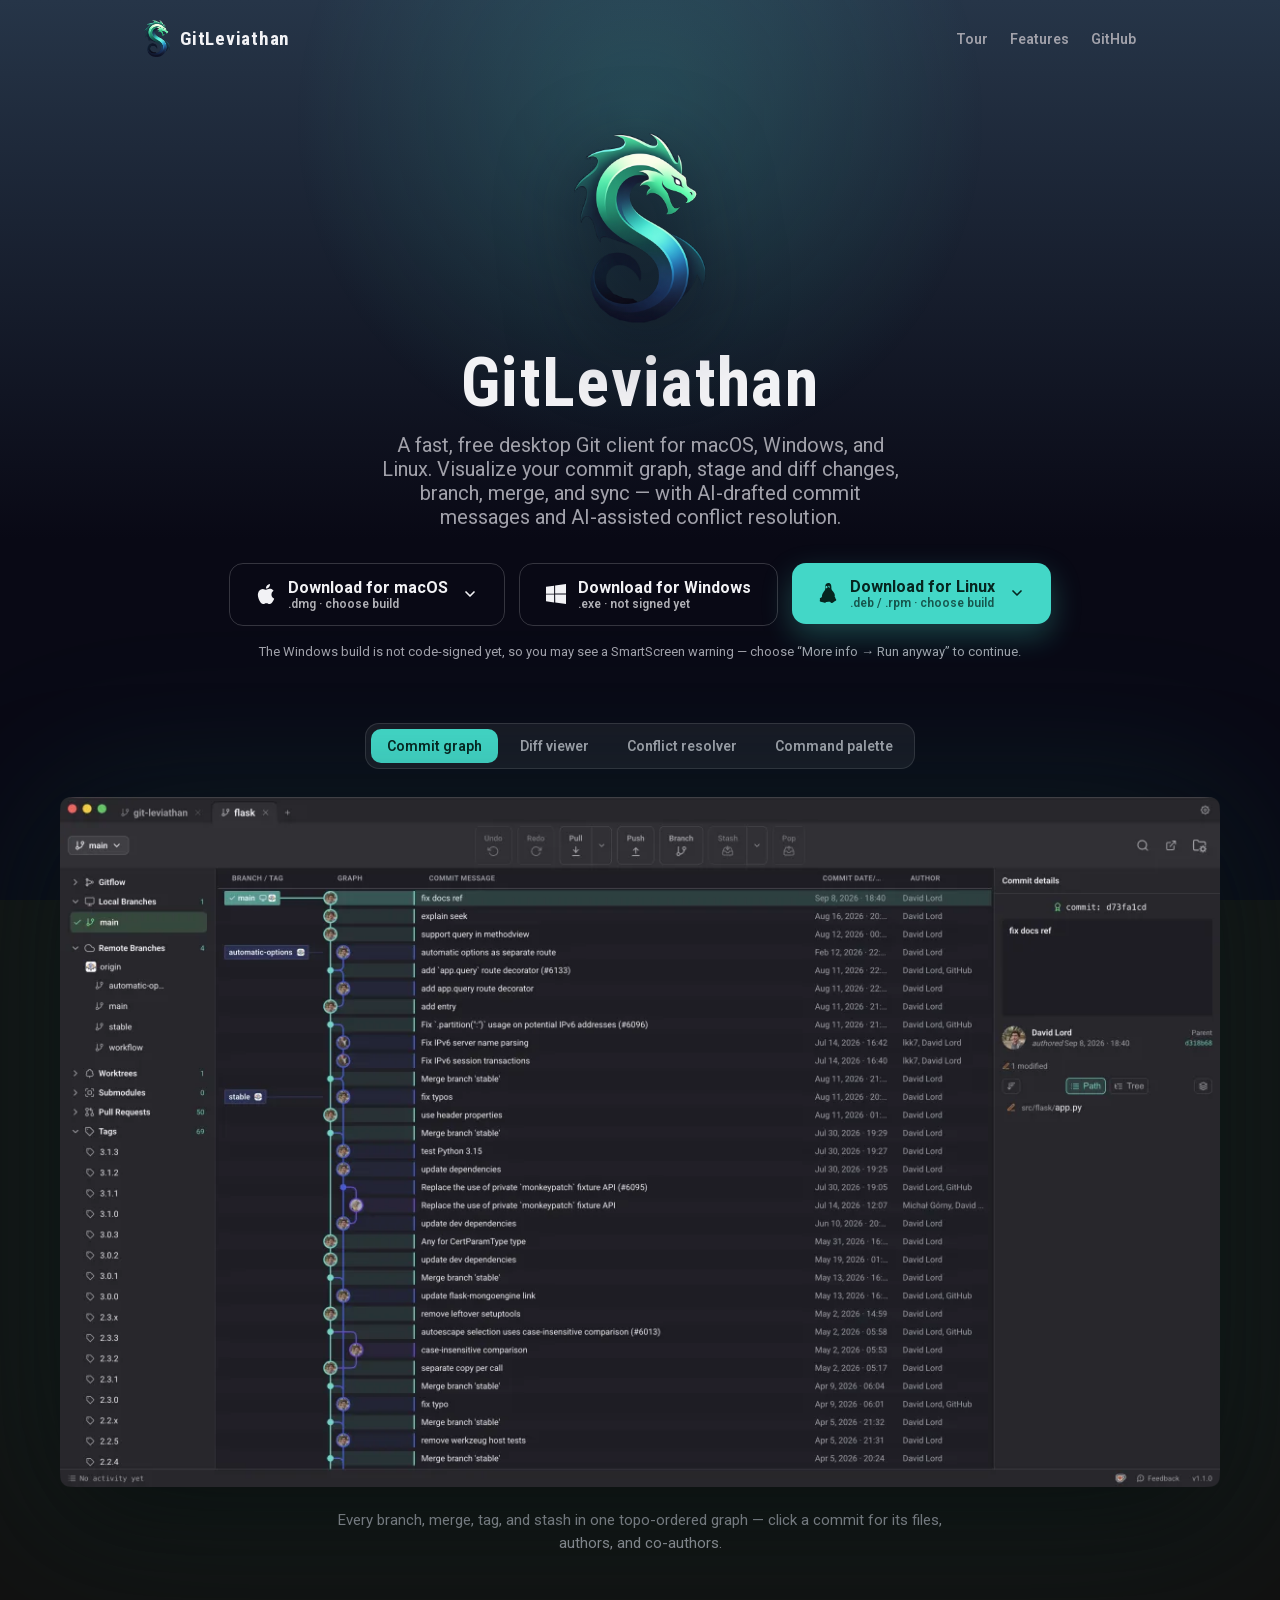
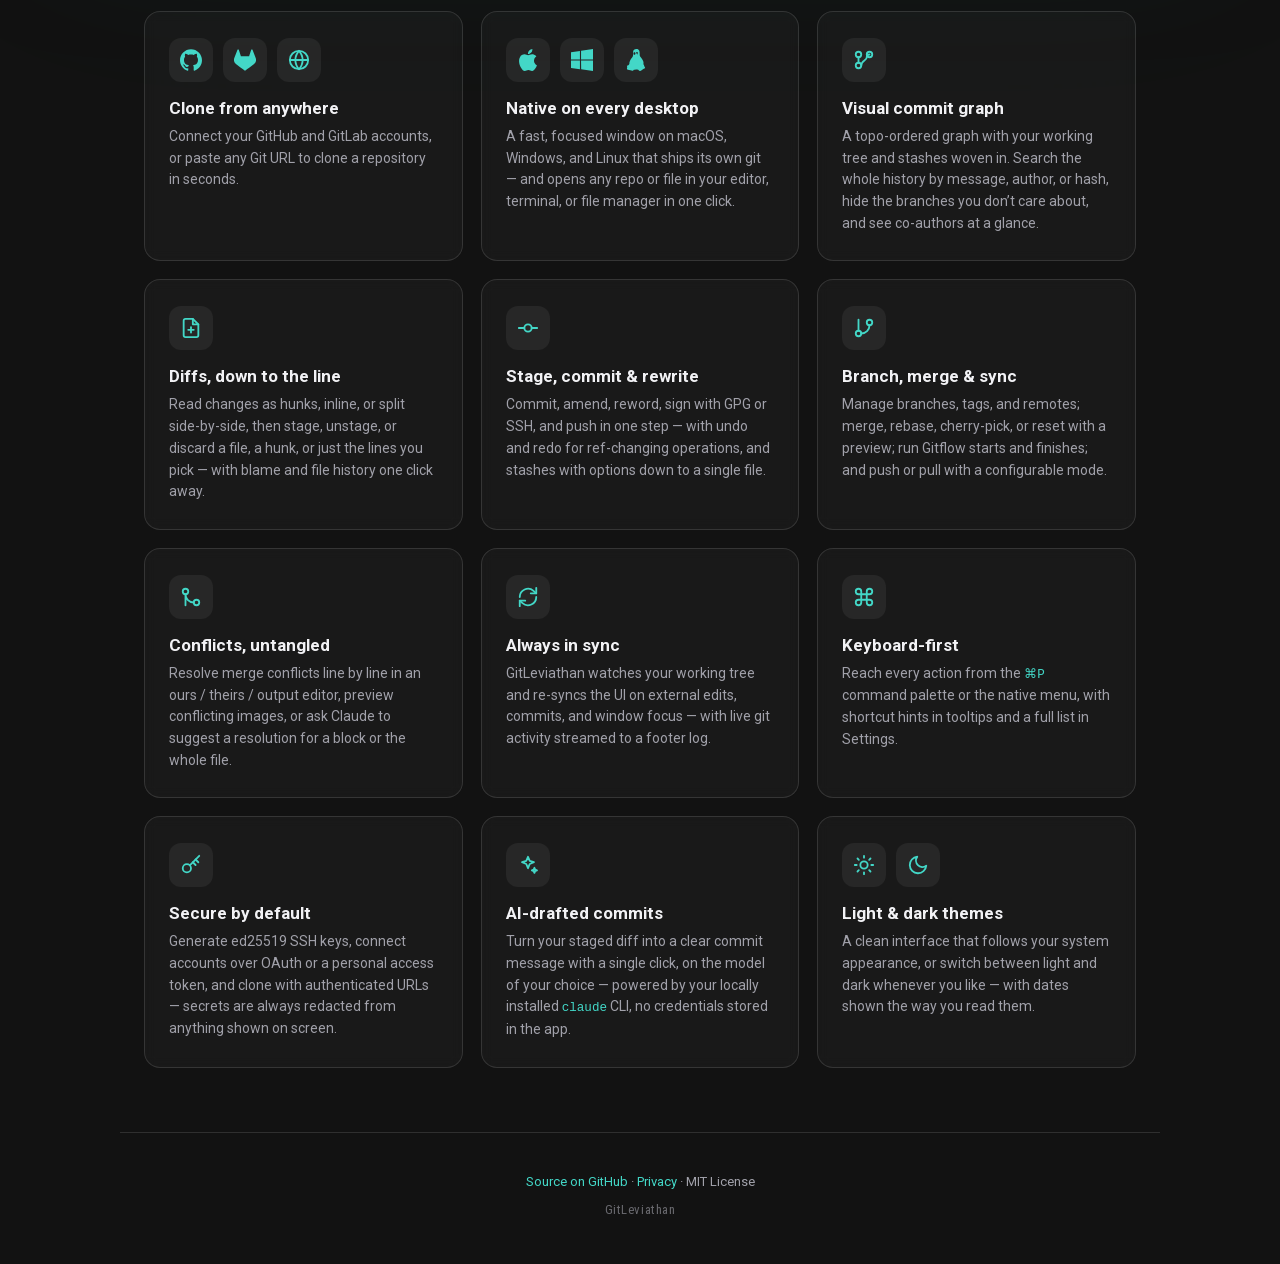
<file: index.html>
<!doctype html>
<html lang="en">
  <head>
    <!-- Google Tag Manager -->
    <script>(function(w,d,s,l,i){w[l]=w[l]||[];w[l].push({'gtm.start':
    new Date().getTime(),event:'gtm.js'});var f=d.getElementsByTagName(s)[0],
    j=d.createElement(s),dl=l!='dataLayer'?'&l='+l:'';j.async=true;j.src=
    'https://www.googletagmanager.com/gtm.js?id='+i+dl;f.parentNode.insertBefore(j,f);
    })(window,document,'script','dataLayer','GTM-PH34RXG8');</script>
    <!-- End Google Tag Manager -->
    <meta charset="utf-8" />
    <meta name="viewport" content="width=device-width, initial-scale=1" />
    <title>GitLeviathan — Desktop Git GUI for Mac, Windows &amp; Linux</title>
    <meta
      name="description"
      content="A fast, free desktop Git client for macOS, Windows, and Linux. Visualize your commit graph, stage diffs, branch, merge, and sync — with AI-drafted commits."
    />
    <link rel="canonical" href="https://gitleviathan.com/" />
    <meta name="robots" content="index, follow" />
    <meta name="theme-color" content="#263548" />
    <meta name="author" content="GitLeviathan" />
    <meta
      name="keywords"
      content="Git GUI, Git client, desktop Git, commit graph, macOS Git client, Windows Git client, Linux Git client, GitLeviathan"
    />
    <link rel="icon" type="image/x-icon" href="assets/favicon.ico" />
    <link
      rel="icon"
      type="image/png"
      sizes="32x32"
      href="assets/favicon-32x32.png"
    />
    <link
      rel="icon"
      type="image/png"
      sizes="16x16"
      href="assets/favicon-16x16.png"
    />
    <link rel="apple-touch-icon" href="assets/apple-touch-icon.png" />

    <!-- Open Graph -->
    <meta property="og:type" content="website" />
    <meta property="og:site_name" content="GitLeviathan" />
    <meta property="og:url" content="https://gitleviathan.com/" />
    <meta
      property="og:title"
      content="GitLeviathan — Desktop Git GUI for Mac, Windows &amp; Linux"
    />
    <meta
      property="og:description"
      content="A fast, free desktop Git client for macOS, Windows &amp; Linux — with a visual commit graph, diffs, and AI-drafted commits."
    />
    <meta property="og:image" content="https://gitleviathan.com/assets/og-image.png?v=2" />
    <meta property="og:image:width" content="1200" />
    <meta property="og:image:height" content="630" />
    <meta
      property="og:image:alt"
      content="GitLeviathan, a free desktop Git client for macOS, Windows, and Linux, showing its commit graph with branches, tags, and merges"
    />
    <meta property="og:locale" content="en_US" />

    <!-- Twitter Card -->
    <meta name="twitter:card" content="summary_large_image" />
    <meta
      name="twitter:title"
      content="GitLeviathan — Desktop Git GUI for Mac, Windows &amp; Linux"
    />
    <meta
      name="twitter:description"
      content="A fast, free desktop Git client for macOS, Windows &amp; Linux — with a visual commit graph, diffs, and AI-drafted commits."
    />
    <meta name="twitter:image" content="https://gitleviathan.com/assets/og-image.png?v=2" />
    <meta
      name="twitter:image:alt"
      content="GitLeviathan, a free desktop Git client for macOS, Windows, and Linux, showing its commit graph with branches, tags, and merges"
    />

    <!-- Structured data -->
    <script type="application/ld+json">
      {
        "@context": "https://schema.org",
        "@type": "SoftwareApplication",
        "name": "GitLeviathan",
        "url": "https://gitleviathan.com/",
        "description": "A fast, free desktop Git client for macOS, Windows, and Linux. Visualize your commit graph, stage diffs, branch, merge, and sync — with AI-drafted commits.",
        "applicationCategory": "DeveloperApplication",
        "operatingSystem": "macOS, Windows, Linux",
        "image": "https://gitleviathan.com/assets/app_icon.png",
        "softwareHelp": "https://github.com/johnyhalal/git-leviathan",
        "license": "https://opensource.org/licenses/MIT",
        "offers": {
          "@type": "Offer",
          "price": "0",
          "priceCurrency": "USD"
        }
      }
    </script>

    <link rel="stylesheet" href="styles.css" />
  </head>
  <body>
    <!-- Google Tag Manager (noscript) -->
    <noscript><iframe src="https://www.googletagmanager.com/ns.html?id=GTM-PH34RXG8"
    height="0" width="0" style="display:none;visibility:hidden"></iframe></noscript>
    <!-- End Google Tag Manager (noscript) -->
    <div class="glow" aria-hidden="true"></div>

    <header class="nav">
      <a class="brand" href="/">
        <img
          class="brand-mark"
          src="assets/leviathan_transparent.png"
          alt=""
          aria-hidden="true"
        />
        <span class="brand-name">GitLeviathan</span>
      </a>
      <nav class="nav-links">
        <a href="#tour">Tour</a>
        <a href="#features">Features</a>
        <a
          href="https://github.com/johnyhalal/git-leviathan"
          target="_blank"
          rel="noopener"
          >GitHub</a
        >
      </nav>
    </header>

    <main>
      <!-- Hero -->
      <section class="hero">
        <img
          class="hero-logo"
          src="assets/leviathan_transparent.png"
          alt="GitLeviathan"
        />
        <h1 class="hero-title">GitLeviathan</h1>
        <p class="hero-tagline">A fast, free desktop Git client for macOS, Windows, and Linux. Visualize your commit graph, stage and diff changes, branch, merge, and sync — with AI-drafted commit messages and AI-assisted conflict resolution.</p>

        <div class="download">
          <div class="dropdown" id="mac-dropdown">
            <button
              type="button"
              class="btn-download btn-secondary"
              data-os="mac"
              aria-haspopup="true"
              aria-expanded="false"
              aria-controls="mac-menu"
            >
              <svg
                class="btn-icon"
                viewBox="0 0 24 24"
                width="20"
                height="20"
                fill="currentColor"
                aria-hidden="true"
              >
                <path d="M12.152 6.896c-.948 0-2.415-1.078-3.96-1.04-2.04.027-3.91 1.183-4.961 3.014-2.117 3.675-.546 9.103 1.519 12.09 1.013 1.454 2.208 3.09 3.792 3.037 1.52-.065 2.09-.987 3.935-.987 1.831 0 2.35.987 3.96.948 1.637-.026 2.676-1.48 3.676-2.948 1.156-1.688 1.636-3.325 1.662-3.415-.039-.013-3.182-1.221-3.22-4.857-.026-3.04 2.48-4.494 2.597-4.559-1.429-2.09-3.623-2.324-4.39-2.376-2-.156-3.675 1.09-4.61 1.09zM15.53 3.83c.843-1.012 1.4-2.427 1.245-3.83-1.207.052-2.662.805-3.532 1.818-.78.896-1.454 2.338-1.273 3.714 1.338.104 2.715-.688 3.559-1.701"></path>
              </svg>
              <span class="btn-text">
                <span class="btn-label">Download for macOS</span>
                <span class="btn-sub">.dmg &middot; choose build</span>
              </span>
              <svg
                class="btn-caret"
                viewBox="0 0 24 24"
                width="16"
                height="16"
                fill="none"
                stroke="currentColor"
                stroke-width="2.5"
                stroke-linecap="round"
                stroke-linejoin="round"
                aria-hidden="true"
              >
                <path d="M6 9l6 6 6-6" />
              </svg>
            </button>
            <ul class="dropdown-menu" id="mac-menu" role="menu">
              <li role="none">
                <a
                  role="menuitem"
                  data-download="download_macos_arm64"
                  href="https://github.com/johnyhalal/git-leviathan/releases/latest/download/GitLeviathan-macOS-arm64.dmg"
                >
                  <span class="menu-label">Apple Silicon</span>
                  <span class="menu-sub">M1 / M2 / M3 (arm64)</span>
                </a>
              </li>
              <li role="none">
                <a
                  role="menuitem"
                  data-download="download_macos_x64"
                  href="https://github.com/johnyhalal/git-leviathan/releases/latest/download/GitLeviathan-macOS-x64.dmg"
                >
                  <span class="menu-label">Intel</span>
                  <span class="menu-sub">64-bit Intel (x64)</span>
                </a>
              </li>
            </ul>
          </div>

          <a
            class="btn-download btn-secondary"
            data-os="windows"
            data-download="download_windows"
            href="https://github.com/johnyhalal/git-leviathan/releases/latest/download/GitLeviathan-Windows-Setup.exe"
          >
            <svg
              class="btn-icon"
              viewBox="0 0 24 24"
              width="20"
              height="20"
              fill="currentColor"
              aria-hidden="true"
            >
              <path d="M0 3.449L9.75 2.1v9.451H0m10.949-9.602L24 0v11.4H10.949M0 12.6h9.75v9.451L0 20.699M10.949 12.6H24V24l-12.9-1.801"></path>
            </svg>
            <span class="btn-text">
              <span class="btn-label">Download for Windows</span>
              <span class="btn-sub">.exe &middot; not signed yet</span>
            </span>
          </a>

          <div class="dropdown" id="linux-dropdown">
            <button
              type="button"
              class="btn-download btn-secondary"
              data-os="linux"
              aria-haspopup="true"
              aria-expanded="false"
              aria-controls="linux-menu"
            >
              <svg
                class="btn-icon"
                viewBox="0 0 24 24"
                width="20"
                height="20"
                fill="currentColor"
                aria-hidden="true"
              >
                <path d="M12.504 0c-.155 0-.315.008-.48.021-4.226.333-3.105 4.807-3.17 6.298-.076 1.092-.3 1.953-1.05 3.02-.885 1.051-2.127 2.75-2.716 4.521-.278.832-.41 1.684-.287 2.489a.424.424 0 00-.11.135c-.26.268-.45.6-.663.839-.199.199-.485.267-.797.4-.313.136-.658.269-.864.68-.09.189-.136.394-.132.602 0 .199.027.4.055.536.058.399.116.728.04.97-.249.68-.28 1.145-.106 1.484.174.334.535.47.94.601.81.2 1.91.135 2.774.6.926.466 1.866.67 2.616.47.526-.116.97-.464 1.208-.946.587-.003 1.23-.269 2.26-.334.699-.058 1.574.267 2.577.2.025.134.063.198.114.333l.003.003c.391.778 1.113 1.132 1.884 1.071.771-.06 1.592-.536 2.257-1.306.631-.765 1.683-1.084 2.378-1.503.348-.199.629-.469.649-.853.023-.4-.2-.811-.714-1.376v-.097l-.003-.003c-.17-.199-.25-.535-.338-.926-.085-.401-.182-.786-.492-1.046h-.003c-.059-.054-.123-.067-.188-.135a.357.357 0 00-.19-.064c.431-1.278.264-2.55-.173-3.694-.533-1.41-1.465-2.638-2.175-3.483-.796-1.005-1.576-1.957-1.56-3.368.026-2.152.236-6.133-3.544-6.139zm.529 3.405h.013c.213 0 .396.062.584.198.19.135.33.332.438.533.105.259.158.459.166.724 0-.02.006-.04.006-.06v.105a.086.086 0 01-.004-.021l-.004-.024a1.807 1.807 0 01-.15.706.953.953 0 01-.213.335.71.71 0 00-.088-.042c-.104-.045-.198-.064-.284-.133a1.312 1.312 0 00-.22-.066c.05-.06.146-.133.183-.198.053-.128.082-.264.088-.402v-.02a1.21 1.21 0 00-.061-.4c-.045-.134-.101-.2-.183-.333-.084-.066-.167-.132-.267-.132h-.016c-.093 0-.176.03-.262.132a.8.8 0 00-.205.334 1.18 1.18 0 00-.09.4v.02c.002.089.008.179.02.267-.193-.067-.438-.135-.607-.202a1.635 1.635 0 01-.018-.267v-.02a1.772 1.772 0 01.15-.734c.104-.198.246-.398.435-.535.19-.135.393-.199.606-.199zm-2.744.135c.173 0 .34.048.492.135.155.135.276.33.377.53.098.259.146.457.155.72v.019l-.001.02c-.007.263-.055.462-.155.72-.101.2-.222.397-.377.532a.868.868 0 01-.492.135.865.865 0 01-.491-.135c-.155-.135-.277-.331-.377-.532a1.786 1.786 0 01-.155-.72v-.038c.008-.263.056-.462.155-.72.1-.2.222-.396.377-.531a.867.867 0 01.491-.135z"></path>
              </svg>
              <span class="btn-text">
                <span class="btn-label">Download for Linux</span>
                <span class="btn-sub">.deb / .rpm &middot; choose build</span>
              </span>
              <svg
                class="btn-caret"
                viewBox="0 0 24 24"
                width="16"
                height="16"
                fill="none"
                stroke="currentColor"
                stroke-width="2.5"
                stroke-linecap="round"
                stroke-linejoin="round"
                aria-hidden="true"
              >
                <path d="M6 9l6 6 6-6" />
              </svg>
            </button>
            <ul class="dropdown-menu" id="linux-menu" role="menu">
              <li class="menu-group" role="presentation">
                Debian / Ubuntu (.deb)
              </li>
              <li role="none">
                <a
                  role="menuitem"
                  data-download="download_linux_deb_x64"
                  href="https://github.com/johnyhalal/git-leviathan/releases/latest/download/GitLeviathan-Linux-x64.deb"
                >
                  <span class="menu-label">x64</span>
                  <span class="menu-sub">64-bit Intel / AMD</span>
                </a>
              </li>
              <li role="none">
                <a
                  role="menuitem"
                  data-download="download_linux_deb_arm64"
                  href="https://github.com/johnyhalal/git-leviathan/releases/latest/download/GitLeviathan-Linux-arm64.deb"
                >
                  <span class="menu-label">arm64</span>
                  <span class="menu-sub">64-bit ARM (aarch64)</span>
                </a>
              </li>
              <li class="menu-group" role="presentation">
                Fedora / RHEL (.rpm)
              </li>
              <li role="none">
                <a
                  role="menuitem"
                  data-download="download_linux_rpm_x64"
                  href="https://github.com/johnyhalal/git-leviathan/releases/latest/download/GitLeviathan-Linux-x64.rpm"
                >
                  <span class="menu-label">x64</span>
                  <span class="menu-sub">64-bit Intel / AMD</span>
                </a>
              </li>
              <li role="none">
                <a
                  role="menuitem"
                  data-download="download_linux_rpm_arm64"
                  href="https://github.com/johnyhalal/git-leviathan/releases/latest/download/GitLeviathan-Linux-arm64.rpm"
                >
                  <span class="menu-label">arm64</span>
                  <span class="menu-sub">64-bit ARM (aarch64)</span>
                </a>
              </li>
            </ul>
          </div>
        </div>

        <p class="hero-note">
          The Windows build is not code-signed yet, so you may see a SmartScreen warning &mdash; choose &ldquo;More info &rarr; Run anyway&rdquo; to continue.
        </p>
      </section>

      <!-- Screenshots -->
      <section class="showcase" id="tour" aria-labelledby="tour-title">
        <h2 class="visually-hidden" id="tour-title">A look inside</h2>
        <div class="showcase-tabs" role="tablist" aria-label="Screenshots">
          <button type="button" role="tab" id="tab-graph" aria-controls="shot-graph" aria-selected="true">Commit graph</button>
          <button type="button" role="tab" id="tab-diff" aria-controls="shot-diff" aria-selected="false" tabindex="-1">Diff viewer</button>
          <button type="button" role="tab" id="tab-conflicts" aria-controls="shot-conflicts" aria-selected="false" tabindex="-1">Conflict resolver</button>
          <button type="button" role="tab" id="tab-palette" aria-controls="shot-palette" aria-selected="false" tabindex="-1">Command palette</button>
        </div>

        <div class="showcase-stage">
          <figure class="shot is-active" role="tabpanel" id="shot-graph" aria-labelledby="tab-graph">
            <img
              src="assets/screens/main-view-1200.webp"
              srcset="assets/screens/main-view-1200.webp 1200w, assets/screens/main-view-2400.webp 2400w"
              sizes="(max-width: 1208px) calc(100vw - 48px), 1160px"
              width="1200"
              height="713"
              fetchpriority="high"
              alt="GitLeviathan showing the Flask repository: a sidebar of branches and tags, a colour-laned commit graph with merges from the stable branch, and the commit details panel."
            />
            <figcaption>Every branch, merge, tag, and stash in one topo-ordered graph — click a commit for its files, authors, and co-authors.</figcaption>
          </figure>

          <figure class="shot" role="tabpanel" id="shot-diff" aria-labelledby="tab-diff" aria-hidden="true">
            <img
              src="assets/screens/diff-view-1200.webp"
              srcset="assets/screens/diff-view-1200.webp 1200w, assets/screens/diff-view-2400.webp 2400w"
              sizes="(max-width: 1208px) calc(100vw - 48px), 1160px"
              width="1200"
              height="713"
              loading="lazy"
              alt="A split side-by-side diff of a README with added and removed lines, next to the staged and unstaged file lists and a commit message drafted by Claude."
            />
            <figcaption>Split, inline, or hunk diffs with line-level staging — and a commit message drafted from your staged changes.</figcaption>
          </figure>

          <figure class="shot" role="tabpanel" id="shot-conflicts" aria-labelledby="tab-conflicts" aria-hidden="true">
            <img
              src="assets/screens/conflict-solver-1200.webp"
              srcset="assets/screens/conflict-solver-1200.webp 1200w, assets/screens/conflict-solver-2400.webp 2400w"
              sizes="(max-width: 1208px) calc(100vw - 48px), 1160px"
              width="1200"
              height="713"
              loading="lazy"
              alt="The conflict resolver: a list of conflicted files, Ours and Theirs panes with selectable lines, an output pane, and Auto Resolve buttons."
            />
            <figcaption>Pick lines from ours and theirs, type the result yourself, or let Claude auto-resolve a block or the whole file.</figcaption>
          </figure>

          <figure class="shot" role="tabpanel" id="shot-palette" aria-labelledby="tab-palette" aria-hidden="true">
            <img
              src="assets/screens/command-palette-1200.webp"
              srcset="assets/screens/command-palette-1200.webp 1200w, assets/screens/command-palette-2400.webp 2400w"
              sizes="(max-width: 1208px) calc(100vw - 48px), 1160px"
              width="1200"
              height="713"
              loading="lazy"
              alt="The command palette open over the commit graph, listing commands such as Pull, Push, Find Commit, New Branch, and Open in Editor with their keyboard shortcuts."
            />
            <figcaption>Press <code>⌘P</code> and type — every action, with its shortcut, one keystroke away.</figcaption>
          </figure>
        </div>
      </section>

      <!-- Features -->
      <section class="features" id="features">
        <h2 class="visually-hidden">Features</h2>
        <article class="feature">
          <div class="feature-icons">
            <div class="feature-icon">
              <svg viewBox="0 0 24 24" fill="currentColor" aria-hidden="true">
                <path
                  d="M12 .297c-6.63 0-12 5.373-12 12 0 5.303 3.438 9.8 8.205 11.385.6.113.82-.258.82-.577 0-.285-.01-1.04-.015-2.04-3.338.724-4.042-1.61-4.042-1.61C4.422 18.07 3.633 17.7 3.633 17.7c-1.087-.744.084-.729.084-.729 1.205.084 1.838 1.236 1.838 1.236 1.07 1.835 2.809 1.305 3.495.998.108-.776.417-1.305.76-1.605-2.665-.3-5.466-1.332-5.466-5.93 0-1.31.465-2.38 1.235-3.22-.135-.303-.54-1.523.105-3.176 0 0 1.005-.322 3.3 1.23.96-.267 1.98-.399 3-.405 1.02.006 2.04.138 3 .405 2.28-1.552 3.285-1.23 3.285-1.23.645 1.653.24 2.873.12 3.176.765.84 1.23 1.91 1.23 3.22 0 4.61-2.805 5.625-5.475 5.92.42.36.81 1.096.81 2.22 0 1.606-.015 2.896-.015 3.286 0 .315.21.69.825.57C20.565 22.092 24 17.592 24 12.297c0-6.627-5.373-12-12-12"
                />
              </svg>
            </div>
            <div class="feature-icon">
              <svg viewBox="0 0 24 24" fill="currentColor" aria-hidden="true">
                <path
                  d="M23.6004 9.5927l-.0337-.0862L20.3.9814a.851.851 0 00-.3362-.405.8748.8748 0 00-.9997.0539.8748.8748 0 00-.29.4399l-2.2055 6.748H7.5375l-2.2057-6.748a.8573.8573 0 00-.29-.4412.8748.8748 0 00-.9997-.0537.8585.8585 0 00-.3362.405L.4332 9.5015l-.0325.0862a6.0657 6.0657 0 002.0119 7.0105l.0113.0087.03.0213 4.976 3.7264 2.462 1.8633 1.4995 1.1321a1.0085 1.0085 0 001.2197 0l1.4995-1.1321 2.462-1.8633 5.006-3.7489.0125-.01a6.0682 6.0682 0 002.0094-7.003z"
                />
              </svg>
            </div>
            <div class="feature-icon">
              <svg
                viewBox="0 0 24 24"
                fill="none"
                stroke="currentColor"
                stroke-width="2"
                stroke-linecap="round"
                stroke-linejoin="round"
                aria-hidden="true"
              >
                <circle cx="12" cy="12" r="10" />
                <path d="M2 12h20" />
                <path d="M12 2a15.3 15.3 0 0 1 4 10 15.3 15.3 0 0 1-4 10 15.3 15.3 0 0 1-4-10 15.3 15.3 0 0 1 4-10z" />
              </svg>
            </div>
          </div>
          <h3>Clone from anywhere</h3>
          <p>
            Connect your GitHub and GitLab accounts, or paste any Git URL to
            clone a repository in seconds.
          </p>
        </article>

        <article class="feature">
          <div class="feature-icons">
            <div class="feature-icon">
              <svg viewBox="0 0 24 24" fill="currentColor" aria-hidden="true">
                <path d="M12.152 6.896c-.948 0-2.415-1.078-3.96-1.04-2.04.027-3.91 1.183-4.961 3.014-2.117 3.675-.546 9.103 1.519 12.09 1.013 1.454 2.208 3.09 3.792 3.037 1.52-.065 2.09-.987 3.935-.987 1.831 0 2.35.987 3.96.948 1.637-.026 2.676-1.48 3.676-2.948 1.156-1.688 1.636-3.325 1.662-3.415-.039-.013-3.182-1.221-3.22-4.857-.026-3.04 2.48-4.494 2.597-4.559-1.429-2.09-3.623-2.324-4.39-2.376-2-.156-3.675 1.09-4.61 1.09zM15.53 3.83c.843-1.012 1.4-2.427 1.245-3.83-1.207.052-2.662.805-3.532 1.818-.78.896-1.454 2.338-1.273 3.714 1.338.104 2.715-.688 3.559-1.701" />
              </svg>
            </div>
            <div class="feature-icon">
              <svg viewBox="0 0 24 24" fill="currentColor" aria-hidden="true">
                <path d="M0 3.449L9.75 2.1v9.451H0m10.949-9.602L24 0v11.4H10.949M0 12.6h9.75v9.451L0 20.699M10.949 12.6H24V24l-12.9-1.801" />
              </svg>
            </div>
            <div class="feature-icon">
              <svg viewBox="0 0 24 24" fill="currentColor" aria-hidden="true">
                <path d="M12.504 0c-.155 0-.315.008-.48.021-4.226.333-3.105 4.807-3.17 6.298-.076 1.092-.3 1.953-1.05 3.02-.885 1.051-2.127 2.75-2.716 4.521-.278.832-.41 1.684-.287 2.489a.424.424 0 00-.11.135c-.26.268-.45.6-.663.839-.199.199-.485.267-.797.4-.313.136-.658.269-.864.68-.09.189-.136.394-.132.602 0 .199.027.4.055.536.058.399.116.728.04.97-.249.68-.28 1.145-.106 1.484.174.334.535.47.94.601.81.2 1.91.135 2.774.6.926.466 1.866.67 2.616.47.526-.116.97-.464 1.208-.946.587-.003 1.23-.269 2.26-.334.699-.058 1.574.267 2.577.2.025.134.063.198.114.333l.003.003c.391.778 1.113 1.132 1.884 1.071.771-.06 1.592-.536 2.257-1.306.631-.765 1.683-1.084 2.378-1.503.348-.199.629-.469.649-.853.023-.4-.2-.811-.714-1.376v-.097l-.003-.003c-.17-.199-.25-.535-.338-.926-.085-.401-.182-.786-.492-1.046h-.003c-.059-.054-.123-.067-.188-.135a.357.357 0 00-.19-.064c.431-1.278.264-2.55-.173-3.694-.533-1.41-1.465-2.638-2.175-3.483-.796-1.005-1.576-1.957-1.56-3.368.026-2.152.236-6.133-3.544-6.139zm.529 3.405h.013c.213 0 .396.062.584.198.19.135.33.332.438.533.105.259.158.459.166.724 0-.02.006-.04.006-.06v.105a.086.086 0 01-.004-.021l-.004-.024a1.807 1.807 0 01-.15.706.953.953 0 01-.213.335.71.71 0 00-.088-.042c-.104-.045-.198-.064-.284-.133a1.312 1.312 0 00-.22-.066c.05-.06.146-.133.183-.198.053-.128.082-.264.088-.402v-.02a1.21 1.21 0 00-.061-.4c-.045-.134-.101-.2-.183-.333-.084-.066-.167-.132-.267-.132h-.016c-.093 0-.176.03-.262.132a.8.8 0 00-.205.334 1.18 1.18 0 00-.09.4v.02c.002.089.008.179.02.267-.193-.067-.438-.135-.607-.202a1.635 1.635 0 01-.018-.267v-.02a1.772 1.772 0 01.15-.734c.104-.198.246-.398.435-.535.19-.135.393-.199.606-.199zm-2.744.135c.173 0 .34.048.492.135.155.135.276.33.377.53.098.259.146.457.155.72v.019l-.001.02c-.007.263-.055.462-.155.72-.101.2-.222.397-.377.532a.868.868 0 01-.492.135.865.865 0 01-.491-.135c-.155-.135-.277-.331-.377-.532a1.786 1.786 0 01-.155-.72v-.038c.008-.263.056-.462.155-.72.1-.2.222-.396.377-.531a.867.867 0 01.491-.135z" />
              </svg>
            </div>
          </div>
          <h3>Native on every desktop</h3>
          <p>
            A fast, focused window on macOS, Windows, and Linux that ships its
            own git — and opens any repo or file in your editor, terminal, or
            file manager in one click.
          </p>
        </article>

        <article class="feature">
          <div class="feature-icons">
            <div class="feature-icon">
              <svg
                viewBox="0 0 24 24"
                fill="none"
                stroke="currentColor"
                stroke-width="2"
                stroke-linecap="round"
                stroke-linejoin="round"
                aria-hidden="true"
              >
                <circle cx="6" cy="6" r="3" />
                <circle cx="6" cy="18" r="3" />
                <path d="M6 9v6" />
                <path d="M18 6a3 3 0 0 0-3 3c0 4-6 3-6 9" />
                <circle cx="18" cy="6" r="3" />
              </svg>
            </div>
          </div>
          <h3>Visual commit graph</h3>
          <p>
            A topo-ordered graph with your working tree and stashes woven in.
            Search the whole history by message, author, or hash, hide the
            branches you don&rsquo;t care about, and see co-authors at a glance.
          </p>
        </article>

        <article class="feature">
          <div class="feature-icons">
            <div class="feature-icon">
              <svg
                viewBox="0 0 24 24"
                fill="none"
                stroke="currentColor"
                stroke-width="2"
                stroke-linecap="round"
                stroke-linejoin="round"
                aria-hidden="true"
              >
                <path d="M14 2H6a2 2 0 0 0-2 2v16a2 2 0 0 0 2 2h12a2 2 0 0 0 2-2V8z" />
                <path d="M14 2v6h6" />
                <path d="M12 11v6" />
                <path d="M9 14h6" />
              </svg>
            </div>
          </div>
          <h3>Diffs, down to the line</h3>
          <p>
            Read changes as hunks, inline, or split side-by-side, then stage,
            unstage, or discard a file, a hunk, or just the lines you pick —
            with blame and file history one click away.
          </p>
        </article>

        <article class="feature">
          <div class="feature-icons">
            <div class="feature-icon">
              <svg
                viewBox="0 0 24 24"
                fill="none"
                stroke="currentColor"
                stroke-width="2"
                stroke-linecap="round"
                stroke-linejoin="round"
                aria-hidden="true"
              >
                <circle cx="12" cy="12" r="4" />
                <path d="M2 12h6" />
                <path d="M16 12h6" />
              </svg>
            </div>
          </div>
          <h3>Stage, commit &amp; rewrite</h3>
          <p>
            Commit, amend, reword, sign with GPG or SSH, and push in one step —
            with undo and redo for ref-changing operations, and stashes with
            options down to a single file.
          </p>
        </article>

        <article class="feature">
          <div class="feature-icons">
            <div class="feature-icon">
              <svg
                viewBox="0 0 24 24"
                fill="none"
                stroke="currentColor"
                stroke-width="2"
                stroke-linecap="round"
                stroke-linejoin="round"
                aria-hidden="true"
              >
                <line x1="6" y1="3" x2="6" y2="15" />
                <circle cx="18" cy="6" r="3" />
                <circle cx="6" cy="18" r="3" />
                <path d="M18 9a9 9 0 0 1-9 9" />
              </svg>
            </div>
          </div>
          <h3>Branch, merge &amp; sync</h3>
          <p>
            Manage branches, tags, and remotes; merge, rebase, cherry-pick, or
            reset with a preview; run Gitflow starts and finishes; and push or
            pull with a configurable mode.
          </p>
        </article>

        <article class="feature">
          <div class="feature-icons">
            <div class="feature-icon">
              <svg
                viewBox="0 0 24 24"
                fill="none"
                stroke="currentColor"
                stroke-width="2"
                stroke-linecap="round"
                stroke-linejoin="round"
                aria-hidden="true"
              >
                <circle cx="18" cy="18" r="3" />
                <circle cx="6" cy="6" r="3" />
                <path d="M6 21V9a9 9 0 0 0 9 9" />
              </svg>
            </div>
          </div>
          <h3>Conflicts, untangled</h3>
          <p>
            Resolve merge conflicts line by line in an ours / theirs / output
            editor, preview conflicting images, or ask Claude to suggest a
            resolution for a block or the whole file.
          </p>
        </article>

        <article class="feature">
          <div class="feature-icons">
            <div class="feature-icon">
              <svg
                viewBox="0 0 24 24"
                fill="none"
                stroke="currentColor"
                stroke-width="2"
                stroke-linecap="round"
                stroke-linejoin="round"
                aria-hidden="true"
              >
                <path d="M21 2v6h-6" />
                <path d="M3 12a9 9 0 0 1 15-6.7L21 8" />
                <path d="M3 22v-6h6" />
                <path d="M21 12a9 9 0 0 1-15 6.7L3 16" />
              </svg>
            </div>
          </div>
          <h3>Always in sync</h3>
          <p>
            GitLeviathan watches your working tree and re-syncs the UI on
            external edits, commits, and window focus — with live git activity
            streamed to a footer log.
          </p>
        </article>

        <article class="feature">
          <div class="feature-icons">
            <div class="feature-icon">
              <svg
                viewBox="0 0 24 24"
                fill="none"
                stroke="currentColor"
                stroke-width="2"
                stroke-linecap="round"
                stroke-linejoin="round"
                aria-hidden="true"
              >
                <path d="M18 3a3 3 0 0 0-3 3v12a3 3 0 1 0 3-3H6a3 3 0 1 0 3 3V6a3 3 0 1 0-3 3h12a3 3 0 0 0 0-6z" />
              </svg>
            </div>
          </div>
          <h3>Keyboard-first</h3>
          <p>
            Reach every action from the <code>⌘P</code> command palette or the
            native menu, with shortcut hints in tooltips and a full list in
            Settings.
          </p>
        </article>

        <article class="feature">
          <div class="feature-icons">
            <div class="feature-icon">
              <svg
                viewBox="0 0 24 24"
                fill="none"
                stroke="currentColor"
                stroke-width="2"
                stroke-linecap="round"
                stroke-linejoin="round"
                aria-hidden="true"
              >
                <circle cx="7.5" cy="15.5" r="4.5" />
                <path d="M10.7 12.3 21 2" />
                <path d="M17 6l3 3" />
                <path d="M14 9l3 3" />
              </svg>
            </div>
          </div>
          <h3>Secure by default</h3>
          <p>
            Generate ed25519 SSH keys, connect accounts over OAuth or a
            personal access token, and clone with authenticated URLs — secrets
            are always redacted from anything shown on screen.
          </p>
        </article>

        <article class="feature">
          <div class="feature-icons">
            <div class="feature-icon">
              <svg
                viewBox="0 0 24 24"
                fill="none"
                stroke="currentColor"
                stroke-width="2"
                stroke-linecap="round"
                stroke-linejoin="round"
                aria-hidden="true"
              >
                <path d="M12 3l1.9 4.6L18.5 9l-4.6 1.9L12 15.5 10.1 10.9 5.5 9l4.6-1.4z" />
                <path d="M19 15l.8 2 2 .8-2 .8-.8 2-.8-2-2-.8 2-.8z" />
              </svg>
            </div>
          </div>
          <h3>AI-drafted commits</h3>
          <p>
            Turn your staged diff into a clear commit message with a single
            click, on the model of your choice — powered by your locally
            installed <code>claude</code> CLI, no credentials stored in the app.
          </p>
        </article>

        <article class="feature">
          <div class="feature-icons">
            <div class="feature-icon">
              <svg
                viewBox="0 0 24 24"
                fill="none"
                stroke="currentColor"
                stroke-width="2"
                stroke-linecap="round"
                stroke-linejoin="round"
                aria-hidden="true"
              >
                <circle cx="12" cy="12" r="4" />
                <path
                  d="M12 2v2M12 20v2M4.93 4.93l1.41 1.41M17.66 17.66l1.41 1.41M2 12h2M20 12h2M6.34 17.66l-1.41 1.41M19.07 4.93l-1.41 1.41"
                />
              </svg>
            </div>
            <div class="feature-icon">
              <svg
                viewBox="0 0 24 24"
                fill="none"
                stroke="currentColor"
                stroke-width="2"
                stroke-linecap="round"
                stroke-linejoin="round"
                aria-hidden="true"
              >
                <path d="M21 12.79A9 9 0 1 1 11.21 3 7 7 0 0 0 21 12.79z" />
              </svg>
            </div>
          </div>
          <h3>Light &amp; dark themes</h3>
          <p>
            A clean interface that follows your system appearance, or switch
            between light and dark whenever you like — with dates shown the
            way you read them.
          </p>
        </article>
      </section>
    </main>

    <footer class="footer">
      <p>
        <a
          href="https://github.com/johnyhalal/git-leviathan"
          target="_blank"
          rel="noopener"
          >Source on GitHub</a
        >
        &middot; <a href="privacy.html">Privacy</a> &middot; MIT License
      </p>
      <p class="footer-muted">GitLeviathan</p>
    </footer>

    <script>
      (function () {
        var dropdowns = Array.prototype.slice.call(
          document.querySelectorAll(".dropdown"),
        );
        if (!dropdowns.length) return;

        function closeAll(except) {
          dropdowns.forEach(function (dropdown) {
            if (dropdown === except) return;
            dropdown.classList.remove("open");
            var button = dropdown.querySelector("button");
            if (button) button.setAttribute("aria-expanded", "false");
          });
        }

        dropdowns.forEach(function (dropdown) {
          var button = dropdown.querySelector("button");
          if (!button) return;

          button.addEventListener("click", function (e) {
            e.stopPropagation();
            var isOpen = dropdown.classList.toggle("open");
            button.setAttribute("aria-expanded", isOpen ? "true" : "false");
            if (isOpen) closeAll(dropdown);
          });

          // Close after picking an architecture.
          dropdown
            .querySelectorAll(".dropdown-menu a")
            .forEach(function (link) {
              link.addEventListener("click", function () {
                dropdown.classList.remove("open");
                button.setAttribute("aria-expanded", "false");
              });
            });
        });

        document.addEventListener("click", function (e) {
          var inside = dropdowns.some(function (dropdown) {
            return dropdown.contains(e.target);
          });
          if (!inside) closeAll();
        });

        document.addEventListener("keydown", function (e) {
          if (e.key === "Escape") closeAll();
        });
      })();

      // Screenshot tabs: click or arrow keys switch the visible shot.
      (function () {
        var tabs = Array.prototype.slice.call(
          document.querySelectorAll('.showcase-tabs [role="tab"]'),
        );
        if (!tabs.length) return;

        function select(tab, focus) {
          tabs.forEach(function (t) {
            var on = t === tab;
            t.setAttribute("aria-selected", on ? "true" : "false");
            t.tabIndex = on ? 0 : -1;
            var panel = document.getElementById(t.getAttribute("aria-controls"));
            panel.classList.toggle("is-active", on);
            if (on) panel.removeAttribute("aria-hidden");
            else panel.setAttribute("aria-hidden", "true");
          });
          if (focus) tab.focus();
        }

        tabs.forEach(function (tab, i) {
          tab.addEventListener("click", function () {
            select(tab, false);
          });
          tab.addEventListener("keydown", function (e) {
            var next = null;
            if (e.key === "ArrowRight") next = tabs[(i + 1) % tabs.length];
            else if (e.key === "ArrowLeft") next = tabs[(i - 1 + tabs.length) % tabs.length];
            else if (e.key === "Home") next = tabs[0];
            else if (e.key === "End") next = tabs[tabs.length - 1];
            if (!next) return;
            e.preventDefault();
            select(next, true);
          });
        });
      })();

      // Highlight the download button matching the visitor's OS.
      (function () {
        const ua =
          (navigator.userAgentData && navigator.userAgentData.platform) ||
          navigator.userAgent ||
          navigator.platform ||
          "";

        let os = null;
        if (/Win/i.test(ua)) {
          os = "windows";
        } else if (/Mac|iPhone|iPad|iPod/i.test(ua)) {
          os = "mac";
        } else if (/Linux|X11/i.test(ua) && !/Android/i.test(ua)) {
          os = "linux";
        }

        if (!os) return;
        const match = document.querySelector(
          '.btn-download[data-os="' + os + '"]',
        );
        if (match) match.classList.remove("btn-secondary");
      })();

      // Push a distinct GTM event for each download type on click.
      (function () {
        window.dataLayer = window.dataLayer || [];
        var links = Array.prototype.slice.call(
          document.querySelectorAll("[data-download]"),
        );
        links.forEach(function (link) {
          link.addEventListener("click", function () {
            var event = link.getAttribute("data-download");
            window.dataLayer.push({
              event: event,
              download_file: (link.getAttribute("href") || "")
                .split("/")
                .pop(),
            });
          });
        });
      })();
    </script>
  </body>
</html>
</file>
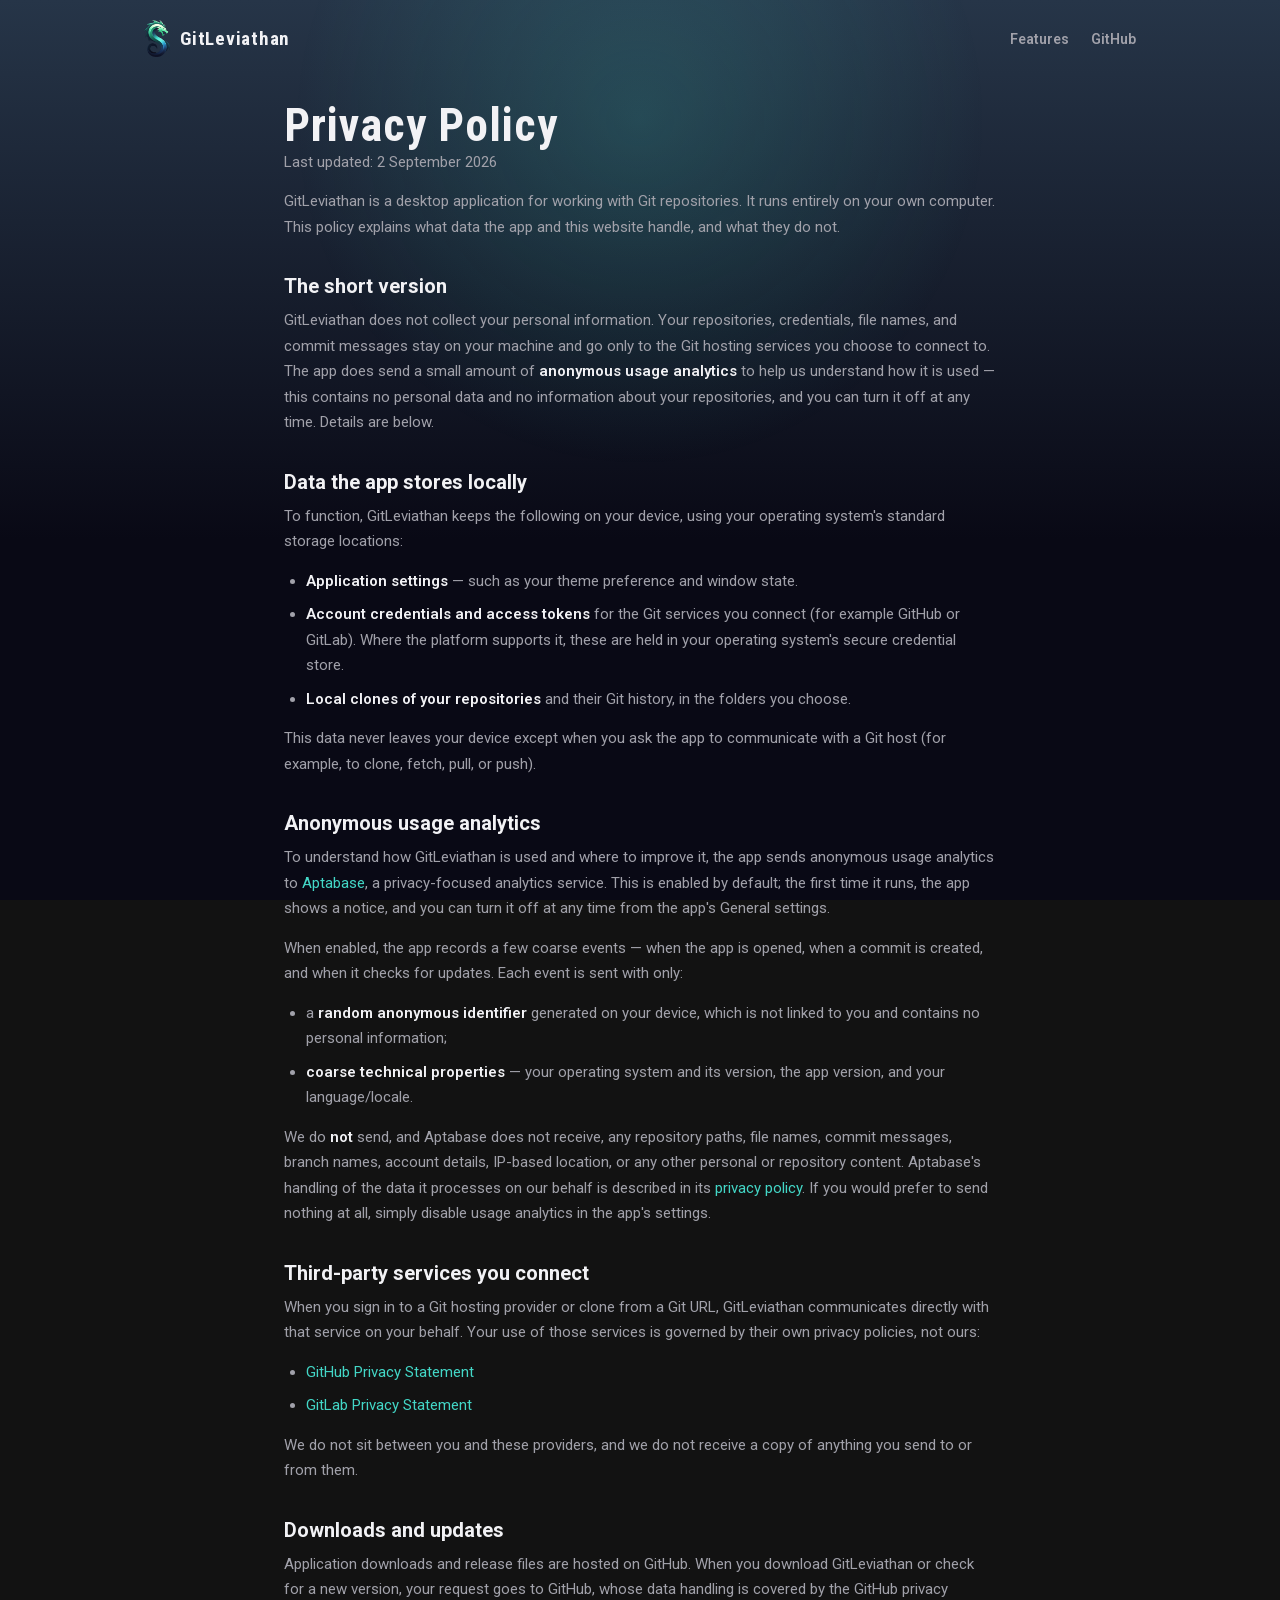
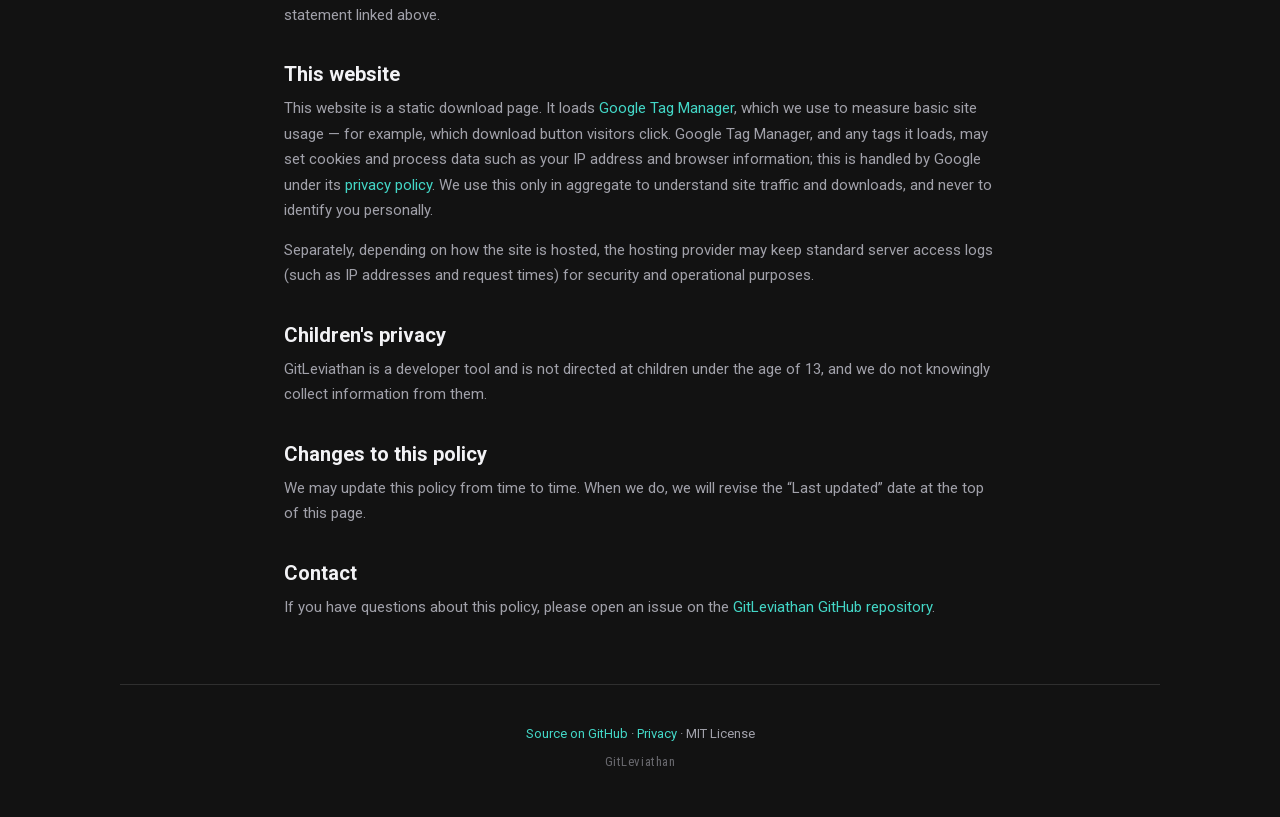
<file: privacy.html>
<!doctype html>
<html lang="en">
  <head>
    <!-- Google Tag Manager -->
    <script>(function(w,d,s,l,i){w[l]=w[l]||[];w[l].push({'gtm.start':
    new Date().getTime(),event:'gtm.js'});var f=d.getElementsByTagName(s)[0],
    j=d.createElement(s),dl=l!='dataLayer'?'&l='+l:'';j.async=true;j.src=
    'https://www.googletagmanager.com/gtm.js?id='+i+dl;f.parentNode.insertBefore(j,f);
    })(window,document,'script','dataLayer','GTM-PH34RXG8');</script>
    <!-- End Google Tag Manager -->
    <meta charset="utf-8" />
    <meta name="viewport" content="width=device-width, initial-scale=1" />
    <title>Privacy Policy — GitLeviathan</title>
    <meta
      name="description"
      content="The GitLeviathan privacy policy — how the app and this website handle your data."
    />
    <meta name="robots" content="index, follow" />
    <link rel="canonical" href="https://gitleviathan.com/privacy.html" />
    <meta name="theme-color" content="#263548" />

    <!-- Open Graph -->
    <meta property="og:type" content="website" />
    <meta property="og:site_name" content="GitLeviathan" />
    <meta property="og:url" content="https://gitleviathan.com/privacy.html" />
    <meta property="og:title" content="Privacy Policy — GitLeviathan" />
    <meta
      property="og:description"
      content="The GitLeviathan privacy policy — how the app and this website handle your data."
    />
    <meta property="og:image" content="https://gitleviathan.com/assets/og-image.png" />
    <meta property="og:image:width" content="1200" />
    <meta property="og:image:height" content="630" />

    <link rel="icon" type="image/x-icon" href="assets/favicon.ico" />
    <link
      rel="icon"
      type="image/png"
      sizes="32x32"
      href="assets/favicon-32x32.png"
    />
    <link
      rel="icon"
      type="image/png"
      sizes="16x16"
      href="assets/favicon-16x16.png"
    />
    <link rel="apple-touch-icon" href="assets/apple-touch-icon.png" />

    <link rel="stylesheet" href="styles.css" />
  </head>
  <body>
    <!-- Google Tag Manager (noscript) -->
    <noscript><iframe src="https://www.googletagmanager.com/ns.html?id=GTM-PH34RXG8"
    height="0" width="0" style="display:none;visibility:hidden"></iframe></noscript>
    <!-- End Google Tag Manager (noscript) -->
    <div class="glow" aria-hidden="true"></div>

    <header class="nav">
      <a class="brand" href="index.html">
        <img
          class="brand-mark"
          src="assets/leviathan_transparent.png"
          alt=""
          aria-hidden="true"
        />
        <span class="brand-name">GitLeviathan</span>
      </a>
      <nav class="nav-links">
        <a href="index.html#features">Features</a>
        <a
          href="https://github.com/johnyhalal/git-leviathan"
          target="_blank"
          rel="noopener"
          >GitHub</a
        >
      </nav>
    </header>

    <main>
      <article class="legal">
        <h1>Privacy Policy</h1>
        <p class="legal-updated">Last updated: 2 September 2026</p>

        <p>
          GitLeviathan is a desktop application for working with Git
          repositories. It runs entirely on your own computer. This policy
          explains what data the app and this website handle, and what they do
          not.
        </p>

        <h2>The short version</h2>
        <p>
          GitLeviathan does not collect your personal information. Your
          repositories, credentials, file names, and commit messages stay on
          your machine and go only to the Git hosting services you choose to
          connect to. The app does send a small amount of
          <strong>anonymous usage analytics</strong> to help us understand how
          it is used &mdash; this contains no personal data and no information
          about your repositories, and you can turn it off at any time. Details
          are below.
        </p>

        <h2>Data the app stores locally</h2>
        <p>
          To function, GitLeviathan keeps the following on your device, using
          your operating system's standard storage locations:
        </p>
        <ul>
          <li>
            <strong>Application settings</strong> &mdash; such as your theme
            preference and window state.
          </li>
          <li>
            <strong>Account credentials and access tokens</strong> for the Git
            services you connect (for example GitHub or GitLab). Where the
            platform supports it, these are held in your operating system's
            secure credential store.
          </li>
          <li>
            <strong>Local clones of your repositories</strong> and their Git
            history, in the folders you choose.
          </li>
        </ul>
        <p>
          This data never leaves your device except when you ask the app to
          communicate with a Git host (for example, to clone, fetch, pull, or
          push).
        </p>

        <h2>Anonymous usage analytics</h2>
        <p>
          To understand how GitLeviathan is used and where to improve it, the
          app sends anonymous usage analytics to
          <a href="https://aptabase.com" target="_blank" rel="noopener"
            >Aptabase</a
          >, a privacy-focused analytics service. This is enabled by default;
          the first time it runs, the app shows a notice, and you can turn it
          off at any time from the app's General settings.
        </p>
        <p>
          When enabled, the app records a few coarse events &mdash; when the app
          is opened, when a commit is created, and when it checks for updates.
          Each event is sent with only:
        </p>
        <ul>
          <li>
            a <strong>random anonymous identifier</strong> generated on your
            device, which is not linked to you and contains no personal
            information;
          </li>
          <li>
            <strong>coarse technical properties</strong> &mdash; your operating
            system and its version, the app version, and your language/locale.
          </li>
        </ul>
        <p>
          We do <strong>not</strong> send, and Aptabase does not receive, any
          repository paths, file names, commit messages, branch names, account
          details, IP-based location, or any other personal or repository
          content. Aptabase's handling of the data it processes on our behalf is
          described in its
          <a
            href="https://aptabase.com/legal/privacy"
            target="_blank"
            rel="noopener"
            >privacy policy</a
          >. If you would prefer to send nothing at all, simply disable usage
          analytics in the app's settings.
        </p>

        <h2>Third-party services you connect</h2>
        <p>
          When you sign in to a Git hosting provider or clone from a Git URL,
          GitLeviathan communicates directly with that service on your behalf.
          Your use of those services is governed by their own privacy policies,
          not ours:
        </p>
        <ul>
          <li>
            <a
              href="https://docs.github.com/en/site-policy/privacy-policies/github-general-privacy-statement"
              target="_blank"
              rel="noopener"
              >GitHub Privacy Statement</a
            >
          </li>
          <li>
            <a
              href="https://about.gitlab.com/privacy/"
              target="_blank"
              rel="noopener"
              >GitLab Privacy Statement</a
            >
          </li>
        </ul>
        <p>
          We do not sit between you and these providers, and we do not receive a
          copy of anything you send to or from them.
        </p>

        <h2>Downloads and updates</h2>
        <p>
          Application downloads and release files are hosted on GitHub. When you
          download GitLeviathan or check for a new version, your request goes to
          GitHub, whose data handling is covered by the GitHub privacy statement
          linked above.
        </p>

        <h2>This website</h2>
        <p>
          This website is a static download page. It loads
          <a
            href="https://marketingplatform.google.com/about/tag-manager/"
            target="_blank"
            rel="noopener"
            >Google Tag Manager</a
          >, which we use to measure basic site usage &mdash; for example, which
          download button visitors click. Google Tag Manager, and any tags it
          loads, may set cookies and process data such as your IP address and
          browser information; this is handled by Google under its
          <a
            href="https://policies.google.com/privacy"
            target="_blank"
            rel="noopener"
            >privacy policy</a
          >. We use this only in aggregate to understand site traffic and
          downloads, and never to identify you personally.
        </p>
        <p>
          Separately, depending on how the site is hosted, the hosting provider
          may keep standard server access logs (such as IP addresses and request
          times) for security and operational purposes.
        </p>

        <h2>Children's privacy</h2>
        <p>
          GitLeviathan is a developer tool and is not directed at children under
          the age of 13, and we do not knowingly collect information from them.
        </p>

        <h2>Changes to this policy</h2>
        <p>
          We may update this policy from time to time. When we do, we will
          revise the &ldquo;Last updated&rdquo; date at the top of this page.
        </p>

        <h2>Contact</h2>
        <p>
          If you have questions about this policy, please open an issue on the
          <a
            href="https://github.com/johnyhalal/git-leviathan"
            target="_blank"
            rel="noopener"
            >GitLeviathan GitHub repository</a
          >.
        </p>
      </article>
    </main>

    <footer class="footer">
      <p>
        <a
          href="https://github.com/johnyhalal/git-leviathan"
          target="_blank"
          rel="noopener"
          >Source on GitHub</a
        >
        &middot; <a href="privacy.html">Privacy</a> &middot; MIT License
      </p>
      <p class="footer-muted">GitLeviathan</p>
    </footer>
  </body>
</html>
</file>
<file: styles.css>
/* ---- Fonts (self-hosted, same files the app ships) ----------------------- */
@font-face {
  font-family: 'Roboto';
  font-style: normal;
  font-weight: 100 900;
  font-display: swap;
  src: url('assets/fonts/Roboto-latin.woff2') format('woff2');
}
@font-face {
  font-family: 'Roboto Condensed';
  font-style: normal;
  font-weight: 100 900;
  font-display: swap;
  src: url('assets/fonts/RobotoCondensed-latin.woff2') format('woff2');
}

/* ---- Design tokens (pulled from the GitLeviathan app) --------------------- */
:root {
  --primary: #43d7c7; /* app accent */
  --primary-ink: #06251f; /* text on accent, as in the app */
  --deep-top: #263548; /* splash gradient top */
  --deep-bottom: #090915; /* splash gradient bottom */
  --fg: #f2f2f5; /* app dark-theme foreground */
  --fg-muted: #a1a1aa; /* app dark-theme muted */
  --elev: #2a2a33; /* app dark-theme elevated surface */
  --border: rgba(255, 255, 255, 0.12);
  --control-bg: rgba(255, 255, 255, 0.06);
  color-scheme: dark;
}

* {
  box-sizing: border-box;
}

html {
  scroll-behavior: smooth;
}

body {
  margin: 0;
  min-height: 100vh;
  font-family: 'Roboto', Helvetica, Arial, sans-serif;
  color: var(--fg);
  background: linear-gradient(180deg, var(--deep-top) 0%, var(--deep-bottom) 60%);
  background-attachment: fixed;
  -webkit-font-smoothing: antialiased;
}

/* Soft teal glow behind the hero, echoing the accent colour. */
.glow {
  position: fixed;
  top: -240px;
  left: 50%;
  transform: translateX(-50%);
  width: 720px;
  height: 720px;
  border-radius: 50%;
  background: radial-gradient(
    circle,
    rgba(67, 215, 199, 0.18) 0%,
    rgba(67, 215, 199, 0) 68%
  );
  pointer-events: none;
  z-index: 0;
}

main,
.nav,
.footer {
  position: relative;
  z-index: 1;
}

a {
  color: inherit;
}

/* ---- Nav ----------------------------------------------------------------- */
.nav {
  display: flex;
  align-items: center;
  justify-content: space-between;
  max-width: 1040px;
  margin: 0 auto;
  padding: 20px 24px;
}

.brand {
  display: inline-flex;
  align-items: center;
  gap: 10px;
  text-decoration: none;
}

.brand-mark {
  width: 26px;
  height: auto;
}

.brand-name {
  font-family: 'Roboto Condensed', sans-serif;
  font-size: 19px;
  font-weight: 700;
  letter-spacing: 0.04em;
}

.nav-links {
  display: flex;
  gap: 22px;
  font-size: 14px;
  font-weight: 600;
}

.nav-links a {
  color: var(--fg-muted);
  text-decoration: none;
  transition: color 0.15s ease;
}

.nav-links a:hover {
  color: var(--fg);
}

/* ---- Hero ---------------------------------------------------------------- */
.hero {
  display: flex;
  flex-direction: column;
  align-items: center;
  text-align: center;
  padding: 56px 24px 40px;
}

.hero-logo {
  width: 132px;
  height: auto;
  filter: drop-shadow(0 18px 40px rgba(9, 9, 21, 0.6));
  animation: float 6s ease-in-out infinite;
}

@keyframes float {
  0%,
  100% {
    transform: translateY(0);
  }
  50% {
    transform: translateY(-10px);
  }
}

.hero-title {
  margin: 26px 0 0;
  font-family: 'Roboto Condensed', sans-serif;
  font-size: clamp(40px, 8vw, 68px);
  font-weight: 700;
  letter-spacing: 0.02em;
  line-height: 1;
}

.hero-tagline {
  margin: 16px 0 0;
  max-width: 520px;
  font-size: clamp(16px, 2.4vw, 20px);
  color: var(--fg-muted);
}

/* ---- Download button ----------------------------------------------------- */
.download {
  margin-top: 34px;
  display: flex;
  flex-wrap: wrap;
  justify-content: center;
  gap: 14px;
}

.btn-download {
  display: inline-flex;
  align-items: center;
  gap: 12px;
  padding: 14px 26px;
  border-radius: 14px;
  border: 0;
  background: var(--primary);
  color: var(--primary-ink);
  text-decoration: none;
  box-shadow: 0 12px 30px rgba(67, 215, 199, 0.28);
  transition:
    transform 0.15s ease,
    box-shadow 0.15s ease,
    filter 0.15s ease;
}

.btn-download:hover {
  transform: translateY(-2px);
  filter: brightness(1.04);
  box-shadow: 0 16px 38px rgba(67, 215, 199, 0.38);
}

.btn-secondary {
  background: transparent;
  color: var(--fg);
  border: 1px solid rgba(255, 255, 255, 0.18);
  box-shadow: none;
}

.btn-secondary:hover {
  filter: none;
  border-color: rgba(255, 255, 255, 0.34);
  box-shadow: 0 12px 30px rgba(0, 0, 0, 0.2);
}

.btn-icon {
  flex: 0 0 auto;
}

.btn-text {
  display: flex;
  flex-direction: column;
  align-items: flex-start;
  line-height: 1.2;
}

.btn-label {
  font-size: 16px;
  font-weight: 700;
}

.btn-sub {
  font-size: 12px;
  font-weight: 600;
  opacity: 0.72;
}

.btn-download button,
button.btn-download {
  cursor: pointer;
  font: inherit;
}

.btn-caret {
  flex: 0 0 auto;
  margin-left: 2px;
  transition: transform 0.15s ease;
}

/* ---- Linux arch dropdown -------------------------------------------------- */
.dropdown {
  position: relative;
}

.dropdown.open .btn-caret {
  transform: rotate(180deg);
}

.dropdown-menu {
  position: absolute;
  top: calc(100% + 8px);
  left: 0;
  right: 0;
  z-index: 20;
  margin: 0;
  padding: 6px;
  list-style: none;
  background: var(--elev);
  border: 1px solid rgba(255, 255, 255, 0.12);
  border-radius: 12px;
  box-shadow: 0 18px 40px rgba(0, 0, 0, 0.45);
  opacity: 0;
  transform: translateY(-6px);
  pointer-events: none;
  transition:
    opacity 0.15s ease,
    transform 0.15s ease;
}

.dropdown.open .dropdown-menu {
  opacity: 1;
  transform: translateY(0);
  pointer-events: auto;
}

.menu-group {
  padding: 8px 12px 4px;
  font-size: 11px;
  font-weight: 700;
  text-transform: uppercase;
  letter-spacing: 0.06em;
  color: var(--fg-muted);
}

.menu-group:not(:first-child) {
  margin-top: 4px;
  border-top: 1px solid rgba(255, 255, 255, 0.08);
}

.dropdown-menu a {
  display: flex;
  flex-direction: column;
  align-items: flex-start;
  gap: 1px;
  padding: 9px 12px;
  border-radius: 8px;
  text-decoration: none;
  color: var(--fg);
  transition: background 0.12s ease;
}

.dropdown-menu a:hover,
.dropdown-menu a:focus-visible {
  background: rgba(255, 255, 255, 0.08);
  outline: none;
}

.menu-label {
  font-size: 14px;
  font-weight: 700;
}

.menu-sub {
  font-size: 12px;
  font-weight: 500;
  color: var(--fg-muted);
}

.hero-note {
  margin: 18px 0 0;
  font-size: 13px;
  color: var(--fg-muted);
}

/* ---- Screenshots --------------------------------------------------------- */
.showcase {
  max-width: 1208px;
  margin: 24px auto 0;
  padding: 0 24px;
}

.showcase-tabs {
  display: flex;
  flex-wrap: wrap;
  justify-content: center;
  gap: 6px;
  width: fit-content;
  max-width: 100%;
  margin: 0 auto 28px;
  padding: 5px;
  border: 1px solid var(--border);
  border-radius: 14px;
  background: var(--control-bg);
}

.showcase-tabs [role='tab'] {
  padding: 9px 16px;
  border: 0;
  border-radius: 10px;
  background: transparent;
  color: var(--fg-muted);
  font: inherit;
  font-size: 14px;
  font-weight: 600;
  cursor: pointer;
  transition:
    background 0.15s ease,
    color 0.15s ease;
}

.showcase-tabs [role='tab']:hover {
  color: var(--fg);
}

.showcase-tabs [role='tab'][aria-selected='true'] {
  background: var(--primary);
  color: var(--primary-ink);
}

.showcase-tabs [role='tab']:focus-visible {
  outline: 2px solid var(--primary);
  outline-offset: 2px;
}

/* Shots are stacked in one grid cell so switching cross-fades without the
   stage changing height. */
.showcase-stage {
  display: grid;
}

.shot {
  grid-area: 1 / 1;
  margin: 0;
  opacity: 0;
  visibility: hidden;
  transform: translateY(8px);
  transition:
    opacity 0.3s ease,
    transform 0.3s ease,
    visibility 0s linear 0.3s;
}

.shot.is-active {
  opacity: 1;
  visibility: visible;
  transform: none;
  transition:
    opacity 0.3s ease,
    transform 0.3s ease;
}

/* The captures keep the macOS window's transparent rounded corners, so the
   shadow is a drop-shadow that follows them rather than a box-shadow. */
.shot img {
  display: block;
  width: 100%;
  height: auto;
  filter: drop-shadow(0 30px 60px rgba(0, 0, 0, 0.55))
    drop-shadow(0 0 80px rgba(67, 215, 199, 0.12));
}

.shot figcaption {
  max-width: 620px;
  margin: 22px auto 0;
  text-align: center;
  font-size: 15px;
  line-height: 1.55;
  color: var(--fg-muted);
}

.shot figcaption code {
  font-family: ui-monospace, SFMono-Regular, Menlo, monospace;
  font-size: 0.9em;
  color: var(--primary);
}

/* ---- Features ------------------------------------------------------------ */
.features {
  display: grid;
  grid-template-columns: repeat(3, 1fr);
  gap: 18px;
  max-width: 1040px;
  margin: 56px auto 0;
  padding: 0 24px;
}

.feature {
  padding: 26px 24px;
  border: 1px solid var(--border);
  border-radius: 16px;
  background: rgba(255, 255, 255, 0.03);
  backdrop-filter: blur(6px);
}

.feature-icons {
  display: flex;
  flex-wrap: wrap;
  gap: 10px;
  margin-bottom: 16px;
}

.feature-icon {
  display: inline-flex;
  align-items: center;
  justify-content: center;
  width: 44px;
  height: 44px;
  border-radius: 12px;
  background: var(--control-bg);
  color: var(--primary);
  margin-bottom: 16px;
}

.feature-icons .feature-icon {
  margin-bottom: 0;
}

.feature-icon svg {
  width: 22px;
  height: 22px;
}

.feature h3 {
  margin: 0 0 8px;
  font-size: 17px;
  font-weight: 700;
}

.feature p {
  margin: 0;
  font-size: 14px;
  line-height: 1.55;
  color: var(--fg-muted);
}

/* ---- Install note -------------------------------------------------------- */
.install {
  max-width: 1040px;
  margin: 28px auto 0;
  padding: 0 24px;
}

.install-card {
  padding: 26px 28px;
  border: 1px solid var(--border);
  border-left: 4px solid var(--primary);
  border-radius: 16px;
  background: var(--elev);
}

.install-card h2 {
  margin: 0 0 10px;
  font-size: 18px;
  font-weight: 700;
}

.install-card p {
  margin: 0 0 16px;
  font-size: 14px;
  line-height: 1.6;
  color: var(--fg-muted);
}

.install-card strong {
  color: var(--fg);
}

.install-card pre {
  margin: 0;
  padding: 14px 16px;
  border: 1px solid var(--border);
  border-radius: 10px;
  background: rgba(0, 0, 0, 0.3);
  overflow-x: auto;
}

.install-card code {
  font-family: ui-monospace, SFMono-Regular, Menlo, monospace;
  font-size: 13px;
  color: var(--primary);
}

.feature p code {
  font-family: ui-monospace, SFMono-Regular, Menlo, monospace;
  font-size: 0.9em;
  color: var(--primary);
}

/* ---- Legal (privacy) ----------------------------------------------------- */
.legal {
  max-width: 760px;
  margin: 24px auto 0;
  padding: 0 24px;
}

.legal h1 {
  margin: 0;
  font-family: 'Roboto Condensed', sans-serif;
  font-size: clamp(32px, 6vw, 46px);
  font-weight: 700;
  letter-spacing: 0.02em;
  line-height: 1.05;
}

.legal-updated {
  margin: 10px 0 28px;
  font-size: 13px;
  color: var(--fg-muted);
}

.legal h2 {
  margin: 34px 0 10px;
  font-size: 20px;
  font-weight: 700;
}

.legal p {
  margin: 0 0 14px;
  font-size: 15px;
  line-height: 1.7;
  color: var(--fg-muted);
}

.legal ul {
  margin: 0 0 14px;
  padding-left: 22px;
}

.legal li {
  margin: 0 0 8px;
  font-size: 15px;
  line-height: 1.7;
  color: var(--fg-muted);
}

.legal strong {
  color: var(--fg);
  font-weight: 600;
}

.legal a {
  color: var(--primary);
  text-decoration: none;
}

.legal a:hover {
  text-decoration: underline;
}

/* ---- Footer -------------------------------------------------------------- */
.footer {
  max-width: 1040px;
  margin: 64px auto 0;
  padding: 28px 24px 48px;
  border-top: 1px solid var(--border);
  text-align: center;
  font-size: 13px;
  color: var(--fg-muted);
}

.footer a {
  color: var(--primary);
  text-decoration: none;
}

.footer a:hover {
  text-decoration: underline;
}

.footer-muted {
  margin: 6px 0 0;
  font-family: 'Roboto Condensed', sans-serif;
  letter-spacing: 0.04em;
  opacity: 0.6;
}

/* ---- Responsive ---------------------------------------------------------- */
@media (max-width: 720px) {
  .features {
    grid-template-columns: 1fr;
  }
  .showcase-tabs {
    display: grid;
    grid-template-columns: 1fr 1fr;
    width: 100%;
  }
}

@media (prefers-reduced-motion: reduce) {
  .hero-logo {
    animation: none;
  }
  .shot,
  .shot.is-active {
    transform: none;
    transition: none;
  }
  html {
    scroll-behavior: auto;
  }
}

/* ---- Accessibility ------------------------------------------------------- */
.visually-hidden {
  position: absolute;
  width: 1px;
  height: 1px;
  padding: 0;
  margin: -1px;
  overflow: hidden;
  clip: rect(0, 0, 0, 0);
  white-space: nowrap;
  border: 0;
}
</file>
